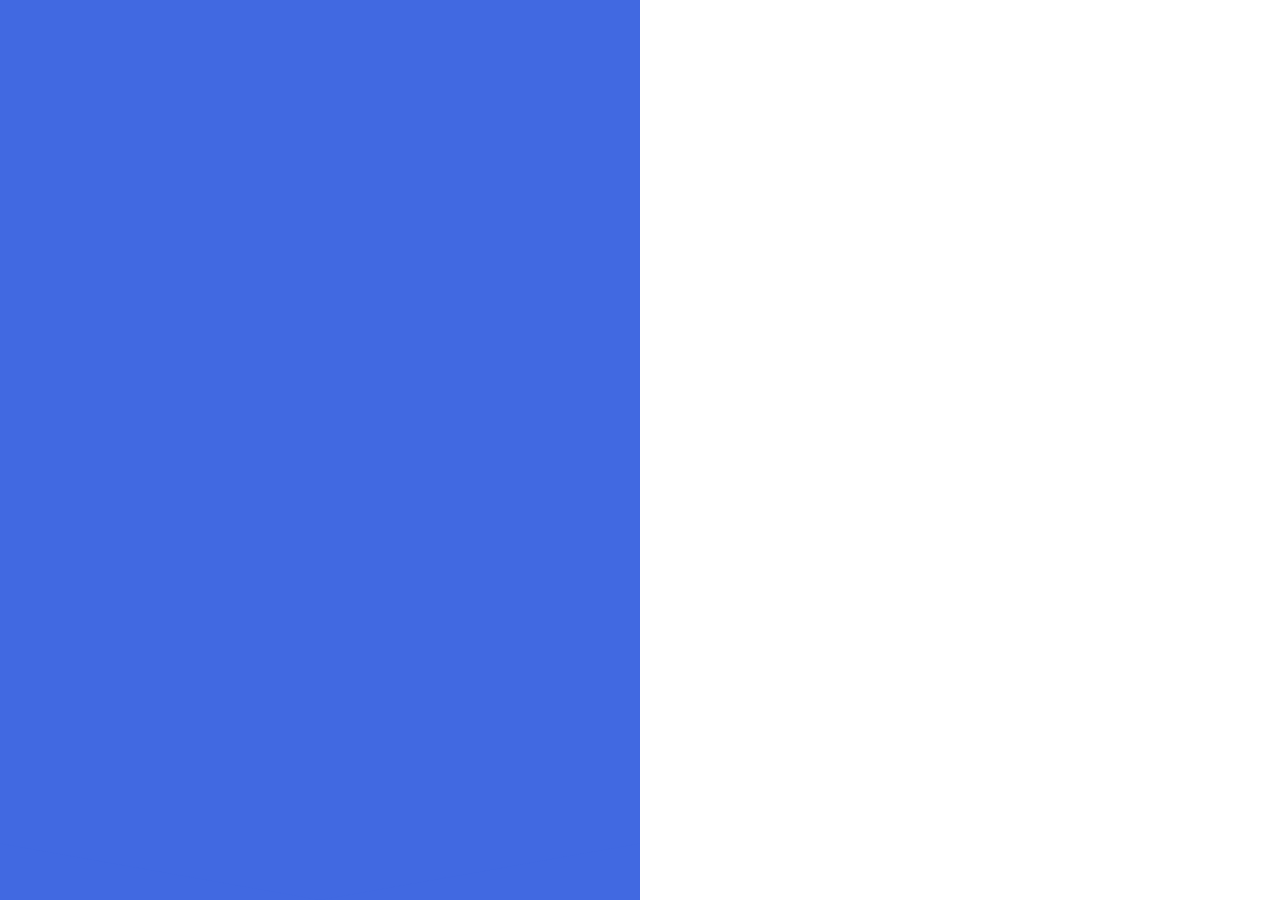
<file: h.html>
<!DOCTYPE html>
<html lang="en">
<head>
  <meta charset="UTF-8">
  <meta name="viewport" content="width=device-width, initial-scale=1.0">
  <title>Curtain Opening Effect</title>
 <style>
  
  body, html {
  margin: 0;
  padding: 0;
  height: 100%;
}

.curtain-container {
  position: relative;
  width: 100%;
  height: 100%;
  overflow: hidden;
}

.curtain {
  position: absolute;
  top: 0;
  left: 0;
  width: 50%;
  height: 100%;
  background-color: royalblue; /* Royal blue color */
  animation: open-curtain 3s ease forwards; /* Animation to open the curtain */
}

.curtain::before,
.curtain::after {
  content: '';
  position: absolute;
  width: 50%;
  height: 100%;
  background-color: royalblue; /* Royal blue color */
}

.curtain::before {
  left: 0;
  transform-origin: top right;
  transform: skewY(10deg);
}

.curtain::after {
  right: 0;
  transform-origin: top left;
  transform: skewY(-10deg);
}

.content {
  position: absolute;
  top: 50%;
  left: 50%;
  transform: translate(-50%, -50%);
  z-index: 1;
  text-align: center;
  opacity: 0; /* Initially hide the content */
  animation: fade-in 3s ease forwards 3s; /* Fade in after 3 seconds */
}

@keyframes open-curtain {
  0% {
    transform: translateX(-50%);
  }
  100% {
    transform: translateX(-100%);
  }
}

@keyframes fade-in {
  0% {
    opacity: 0;
  }
  100% {
    opacity: 1;
  }
}


 </style>
</head>
<body>
  <div class="curtain-container">
    <div class="curtain"></div>
    <div class="content">
      <!-- Your content goes here -->
      <h1>Welcome to Our Presentation</h1>
      <p>This is where we present something...</p>
    </div>
  </div>
</body>
</html>
</file>
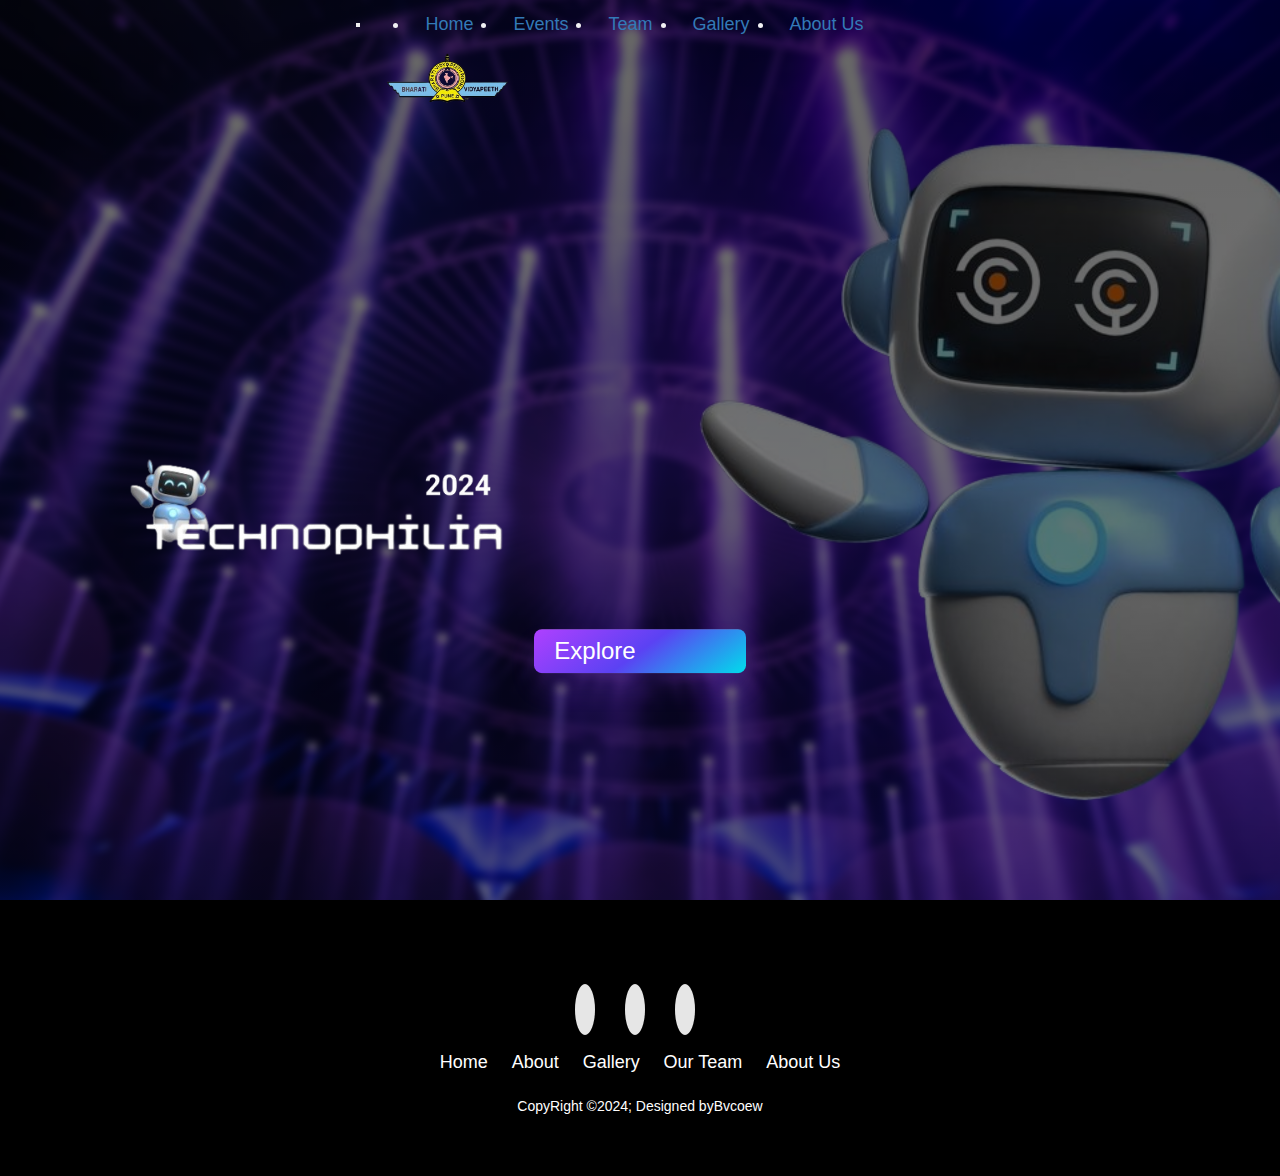
<file: index1.html>
<!DOCTYPE html>
<html lang="en">
<head>
  <meta charset="UTF-8">
  <meta http-equiv="X-UA-Compatible" content="IE=edge">
  <meta name="viewport" content="width=device-width, initial-scale=1.0">
  <link rel="stylesheet" href="homepage.css">
  <link rel="stylesheet" href="https://cdn.jsdelivr.net/npm/bootstrap@3.3.7/dist/css/bootstrap.min.css" integrity="sha384-BVYiiSIFeK1dGmJRAkycuHAHRg32OmUcww7on3RYdg4Va+PmSTsz/K68vbdEjh4u" crossorigin="anonymous">
  <script src="https://cdn.jsdelivr.net/npm/bootstrap@3.3.7/dist/js/bootstrap.min.js" integrity="sha384-Tc5IQib027qvyjSMfHjOMaLkfuWVxZxUPnCJA7l2mCWNIpG9mGCD8wGNIcPD7Txa" crossorigin="anonymous"></script>

  <link href="https://cdn.jsdelivr.net/npm/bootstrap@5.0.2/dist/css/bootstrap.min.css" rel="stylesheet" integrity="sha384-EVSTQN3/azprG1Anm3QDgpJLIm9Nao0Yz1ztcQTwFspd3yD65VohhpuuCOmLASjC" crossorigin="anonymous">
<script src="index1.js"></script>
<link rel="stylesheet" href="https://cdnjs.cloudflare.com/ajax/libs/font-awesome/6.5.1/css/all.min.css" integrity="sha512-DTOQO9RWCH3ppGqcWaEA1BIZOC6xxalwEsw9c2QQeAIftl+Vegovlnee1c9QX4TctnWMn13TZye+giMm8e2LwA==" crossorigin="anonymous" referrerpolicy="no-referrer" />
  <title>BVCOEW's Technophila The Tech Fest</title>
</head>
<body>
 <div class="banner">
    <!-- Navbar -->
    <nav class="navbar navbar-expand-lg navbar-dark ">
      <button class="navbar-toggler" type="button" data-toggle="collapse" data-target="#navbarNav"
          aria-controls="navbarNav" aria-expanded="false" aria-label="Toggle navigation">
          <span class="navbar-toggler-icon"></span>
      </button>
      <div class="collapse navbar-collapse" id="navbarNav">
          <div class="logo"><img id="logo" src="WhatsApp_Image_2024-03-26_at_13.48.32-removebg-preview.png"></div>
          <ul class="navbar-nav ml-auto">
              <li class="nav-item">
                  <a class="nav-link text-light text-decoration-none" href="index1.html">Home <span class="sr-only">(current)</span></a>
              </li>
              <li class="nav-item dropdown">
                  <a class="nav-link dropdown-toggle text-light text-decoration-none" href="#" id="navbarDropdown" role="button"
                      data-toggle="dropdown" aria-haspopup="true" aria-expanded="false">
                      Events
                  </a>
                  <div class="dropdown-menu"  id="drop-item"aria-labelledby="navbarDropdown">
                      <a class="dropdown-item  btn1 text-light"  href="technicalnew.html">Technical Events</a>
                      <a class="dropdown-item  btn1 text-light" href="nontechical.html">Non-Technical Events</a>
                  </div>
              </li>
              <li class="nav-item">
                  <a class="nav-link text-light text-decoration-none" href="team.html">Team</a>
              </li>
              <li class="nav-item">
                  <a class="nav-link text-light text-decoration-none" href="gallery/gallery.html">Gallery</a>
              </li>
              <li class="nav-item">
                  <a class="nav-link text-light text-decoration-none" href="about.html">About Us</a>
              </li>
          </ul>
      </div>
  </nav>
<!-- Content Section -->
<div class="content">
    <img id="title" src="Your_paragraph_text-removebg-preview2.png">
    <p id="headline"><span class=" thought"></span></p>
    <div>
        <button type="button" class="button-64  text-center" onclick="showButtons()"> Explore<span
                class='hidden-content  text-center'>>>></span></button>
        <button id="button1" class="btn1 hidden"><a href="technicalnew.html"
                class="text-decoration-none text-light">Technical Events</a></button>
        <button id="button2" class="btn1 hidden"><a href="nontechical.html"
                class="text-decoration-none text-light ">Non-Technical Events</a></button>
    </div>
</div>
</div>
<!-- Footer Section -->
<footer class="footer">
    <div class="footerContainer">
        <div class="socialIcons">
            <ul>
                <li><a href="https://www.facebook.com/share/qZeGZnvdHjzBUgAX/"><i
                            class="fa-brands fa-facebook"></i></a></li>
                <li><a href="https://www.instagram.com/bvcoew.pune/"><i class="fa-brands fa-instagram"></i></a>
                </li>
                <li><a href=""><i class="fa-brands fa-linkedin"></i></a></li>
            </ul>
        </div>
        <div class="Footernav">
            <ul>
                <li><a href="index1.html">Home</a></li>
                <li><a href="about.html">About</a></li>
                <li><a href="gallery.html">Gallery</a></li>
                <li><a href="team.html">Our Team</a></li>
                <li><a href="about.html">About Us</a></li>
                </ul>
            </div>
            <div class="footerBottom">
                <p>CopyRight &copy;2024; Designed by<span class="Designer">Bvcoew</span></p>
            </div>
        </div>
    </footer>
    <script>
        // Function to show buttons on click
        function showButtons() {
            document.querySelector('.button-64').style.display = 'none';
            document.getElementById('button1').classList.remove('hidden');
            document.getElementById('button2').classList.remove('hidden');
            document.getElementById('button1').classList.add('highlighted');
            document.getElementById('button2').classList.add('highlighted');
        }
        document.addEventListener('DOMContentLoaded', function () {
    var navbarToggle = document.querySelector('.navbar-toggler');
    var navbarCollapse = document.querySelector('.collapse');

    navbarToggle.addEventListener('click', function () {
        navbarCollapse.classList.toggle('show');
    });
});

    </script>
</body>

</html>
</file>
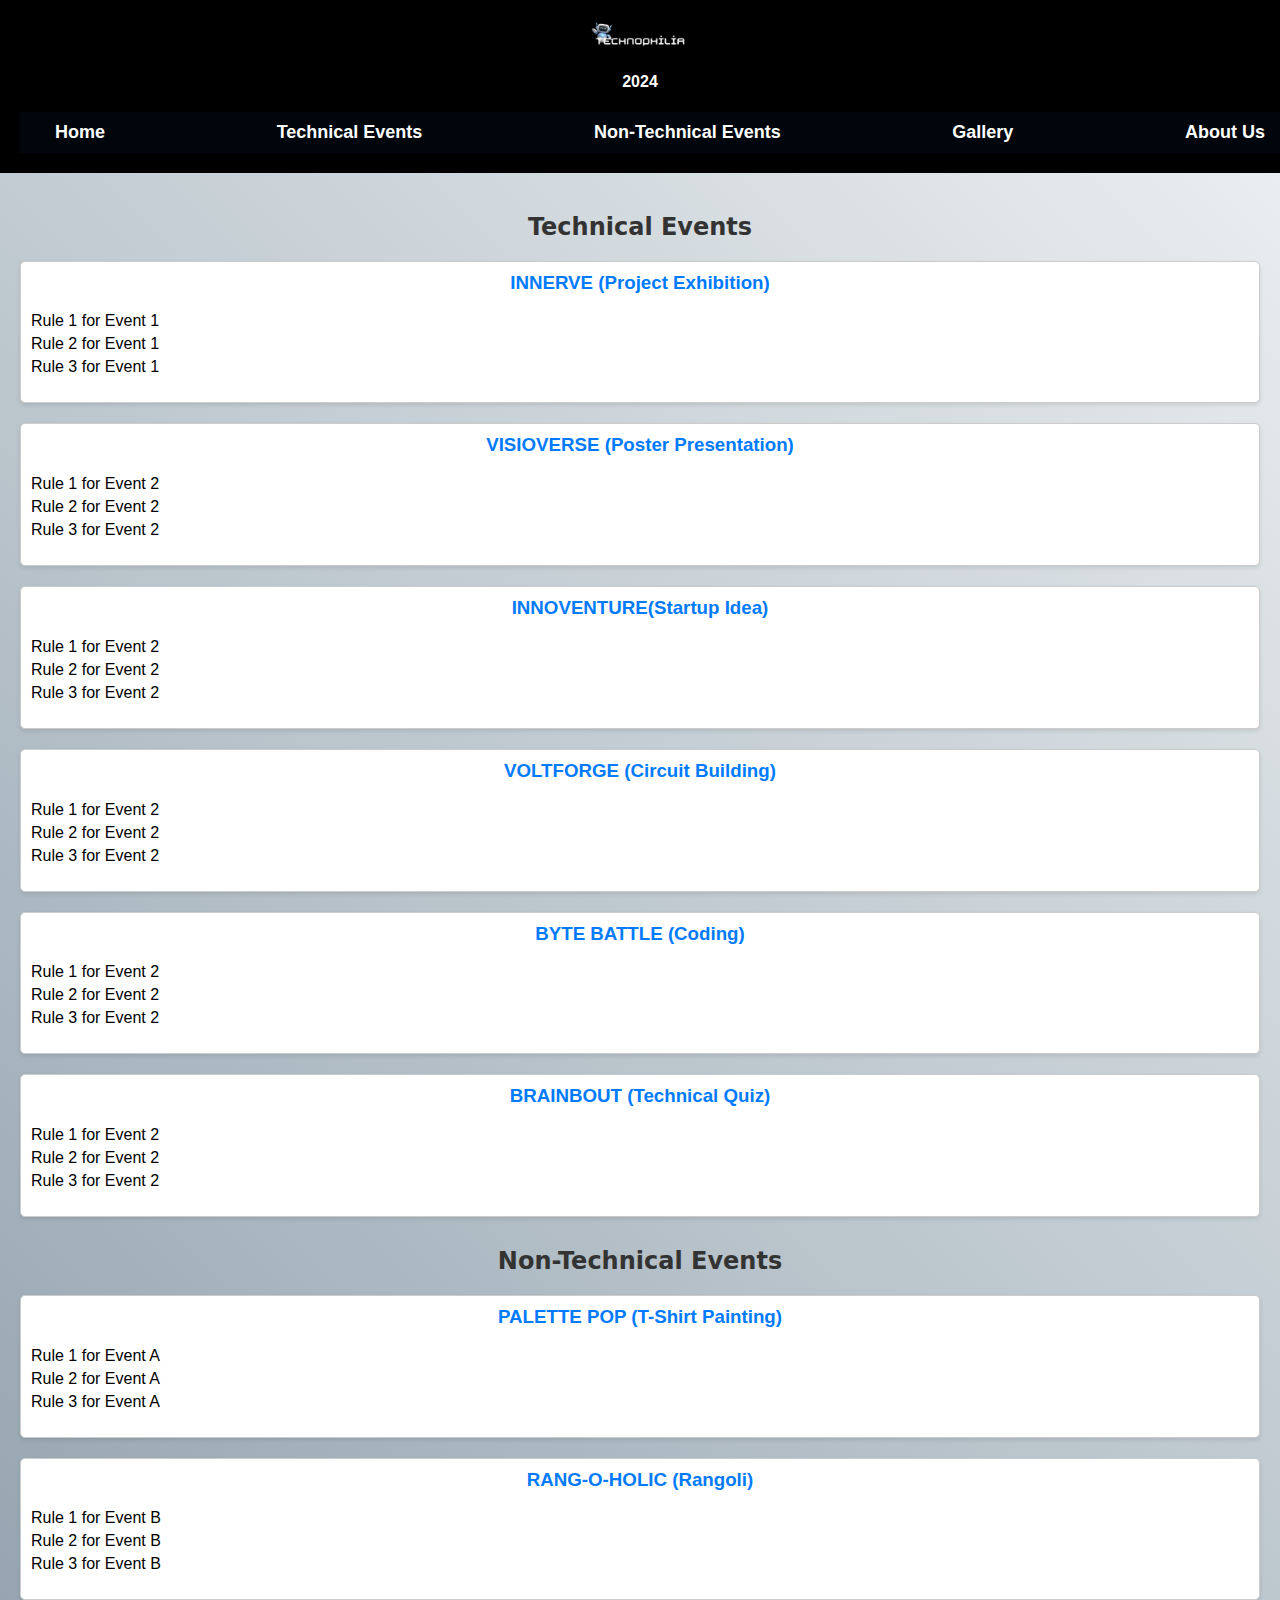
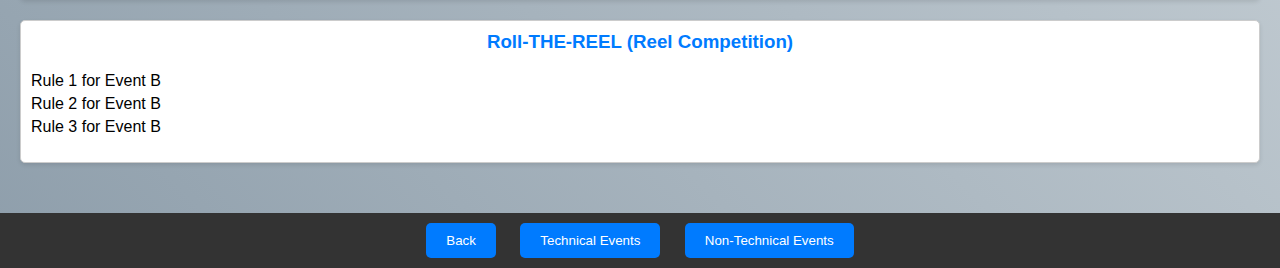
<file: rules.html>
<!DOCTYPE html>
<html lang="en">
<head>
    <meta charset="UTF-8">
    <meta name="viewport" content="width=device-width, initial-scale=1.0">
    <title>Technophilia 2024 - Event Rules</title>
    <link rel="stylesheet" href="rules.css">
</head>
<body>
    <header>
        <div class="logo-container">
            <img src="title.png" alt="Technophilia 2024 Logo">
            <h4>2024</h4>
        </div>
        <nav class="navbar">
             
        
            <a href="index1.html" class="nav-item">Home</a>
            <a href="technicalnew.html" class="nav-item">Technical Events</a>
            <a href="nontechical.html" class="nav-item">Non-Technical Events</a>
            <a href="gallery.html" class="nav-item">Gallery</a>
            <a href="about.html" class="nav-item">About Us</a>
          </nav>
        
        </header>

    <main>
       
        <section id="technical-events" class="event-section">
            <h2>Technical Events</h2>
            <div class="event">
                <h3>INNERVE (Project Exhibition)</h3>
                <ul>
                    <li>Rule 1 for Event 1</li>
                    <li>Rule 2 for Event 1</li>
                    <li>Rule 3 for Event 1</li>
                </ul>
            </div>
            <div class="event">
                <h3>VISIOVERSE (Poster Presentation)</h3>
                <ul>
                    <li>Rule 1 for Event 2</li>
                    <li>Rule 2 for Event 2</li>
                    <li>Rule 3 for Event 2</li>
                </ul>
            </div>
            <div class="event">
                <h3>INNOVENTURE(Startup Idea)</h3>
                <ul>
                    <li>Rule 1 for Event 2</li>
                    <li>Rule 2 for Event 2</li>
                    <li>Rule 3 for Event 2</li>
                </ul>
            </div>
            <div class="event">
                <h3>VOLTFORGE (Circuit Building)</h3>
                <ul>
                    <li>Rule 1 for Event 2</li>
                    <li>Rule 2 for Event 2</li>
                    <li>Rule 3 for Event 2</li>
                </ul>
            </div>
            <div class="event">
                <h3>BYTE BATTLE (Coding)</h3>
                <ul>
                    <li>Rule 1 for Event 2</li>
                    <li>Rule 2 for Event 2</li>
                    <li>Rule 3 for Event 2</li>
                </ul>
            </div>
            <div class="event">
                <h3>BRAINBOUT (Technical Quiz)</h3>
                <ul>
                    <li>Rule 1 for Event 2</li>
                    <li>Rule 2 for Event 2</li>
                    <li>Rule 3 for Event 2</li>
                </ul>
            </div>
            <!-- Add more technical events as needed -->
        </section>

        <section id="non-technical-events" class="event-section">
            <h2>Non-Technical Events</h2>
            <div class="event">
                <h3>PALETTE  POP (T-Shirt Painting)</h3>
                <ul>
                    <li>Rule 1 for Event A</li>
                    <li>Rule 2 for Event A</li>
                    <li>Rule 3 for Event A</li>
                </ul>
            </div>
            <div class="event">
                <h3>RANG-O-HOLIC (Rangoli)</h3>
                <ul>
                    <li>Rule 1 for Event B</li>
                    <li>Rule 2 for Event B</li>
                    <li>Rule 3 for Event B</li>
                </ul>
            </div>
            <div class="event">
                <h3>Roll-THE-REEL (Reel Competition)</h3>
                <ul>
                    <li>Rule 1 for Event B</li>
                    <li>Rule 2 for Event B</li>
                    <li>Rule 3 for Event B</li>
                </ul>
            </div>
            <!-- Add more non-technical events as needed -->
        </section>
    </main>

    <footer>
        <button onclick="location.href='index1.html'">Back</button>
        <button onclick="location.href='technicalnew.html'">Technical Events</button>
        <button onclick="location.href='nontechical.html'">Non-Technical Events</button>
    </footer>
</body>
</html>
</file>
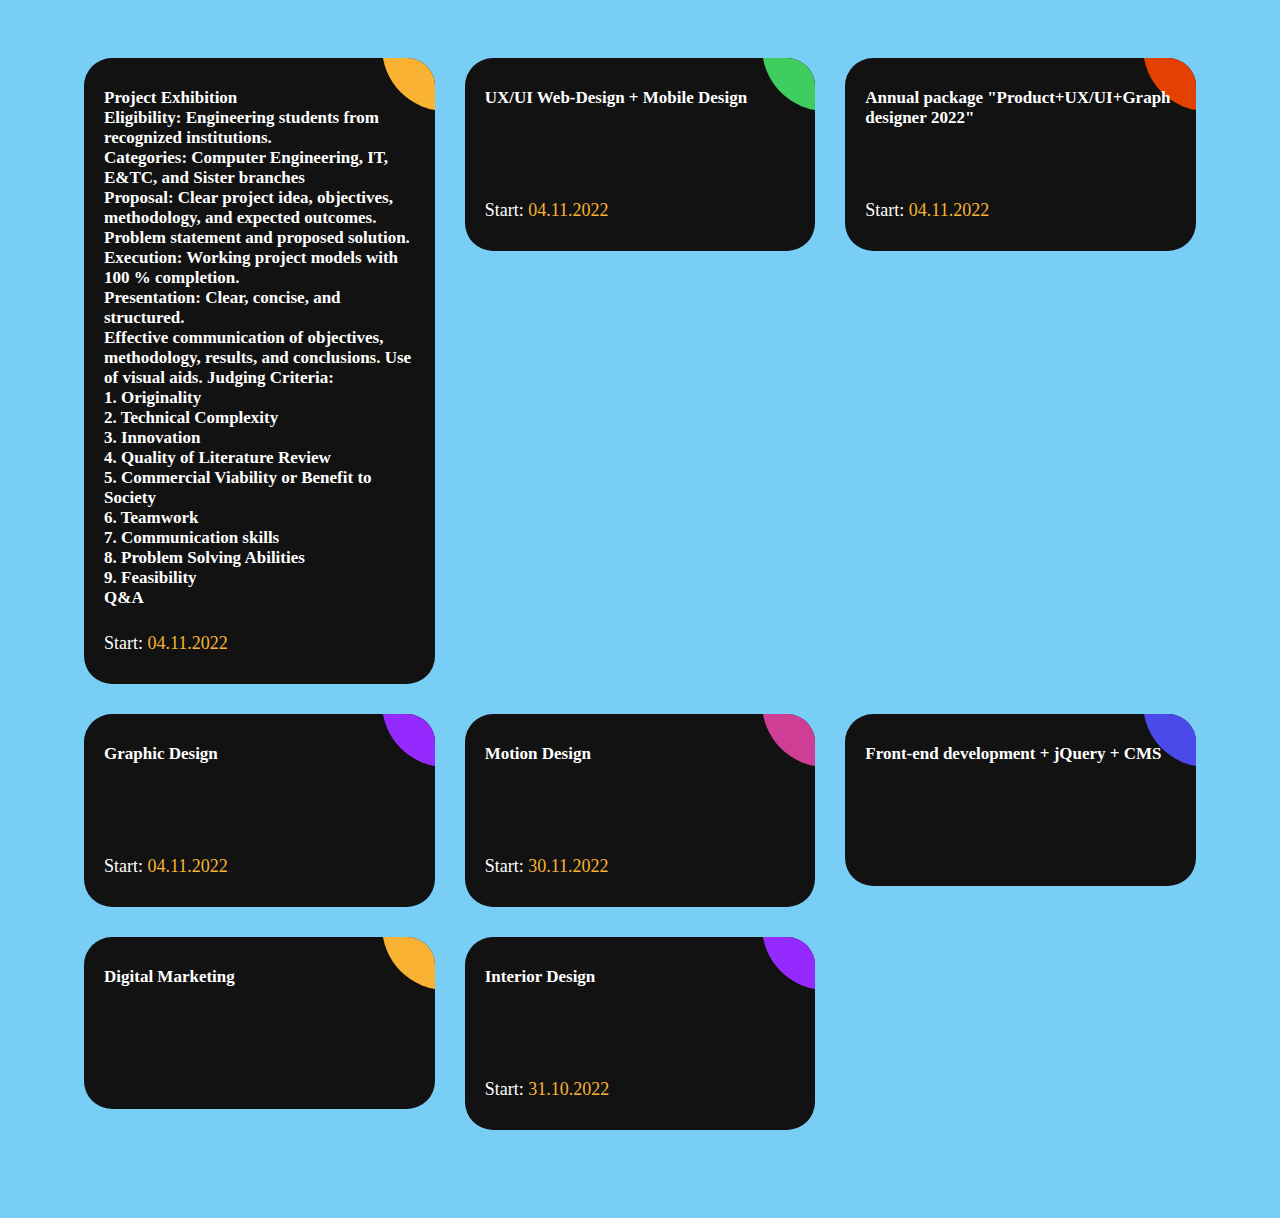
<file: rules1.html>
<!DOCTYPE html>
<html lang="en">
<head>
    <meta charset="UTF-8">
    <meta name="viewport" content="width=device-width, initial-scale=1.0">
    <title>Document</title>
    <link rel="stylesheet" href="rules1.css">

</head>
<body>
    <div class="ag-format-container">
        <div class="ag-courses_box">
          <div class="ag-courses_item">
            <a href="#" class="ag-courses-item_link">
              <div class="ag-courses-item_bg"></div>
      
              <div class="ag-courses-item_title">
               <b>  Project Exhibition</b>
               <div class="ag-courses-item_content">
                Eligibility:
                Engineering students from recognized institutions.<br>
                Categories:
                Computer Engineering, IT, E&TC, and Sister branches<br>
                Proposal:
                Clear project idea, objectives, methodology, and expected outcomes.
                Problem statement and proposed solution.
                Execution:
                Working project models with 100 % completion.<br>
                Presentation:
                Clear, concise, and structured.<br>
                Effective communication of objectives, methodology, results, and conclusions.
                Use of visual aids.
                Judging Criteria:<br>
                1.	Originality          <br>         
                2.	Technical Complexity <br>
                3.	Innovation           <br>
                4.	Quality of Literature Review <br>
                5.	Commercial Viability or Benefit to Society <br>
                6.	Teamwork <br>
                7.	Communication skills <br>
                8.	Problem Solving Abilities <br>
                9.	Feasibility<br>
                Q&A       
               </div>
                                                                                                                                                                                                                                                                                                                                                             

              </div>
      
              <div class="ag-courses-item_date-box">
                Start:
                <span class="ag-courses-item_date">
                  04.11.2022
                </span>
              </div>
            </a>
          </div>
      
          <div class="ag-courses_item">
            <a href="#" class="ag-courses-item_link">
              <div class="ag-courses-item_bg"></div>
      
              <div class="ag-courses-item_title">
                UX/UI Web-Design&#160;+ Mobile Design
              </div>
      
              <div class="ag-courses-item_date-box">
                Start:
                <span class="ag-courses-item_date">
                  04.11.2022
                </span>
              </div>
            </a>
          </div>
      
          <div class="ag-courses_item">
            <a href="#" class="ag-courses-item_link">
              <div class="ag-courses-item_bg"></div>
      
              <div class="ag-courses-item_title">
                Annual package "Product+UX/UI+Graph designer&#160;2022"
              </div>
      
              <div class="ag-courses-item_date-box">
                Start:
                <span class="ag-courses-item_date">
                  04.11.2022
                </span>
              </div>
            </a>
          </div>
      
          <div class="ag-courses_item">
            <a href="#" class="ag-courses-item_link">
              <div class="ag-courses-item_bg"></div>
      
              <div class="ag-courses-item_title">
                Graphic Design
              </div>
      
              <div class="ag-courses-item_date-box">
                Start:
                <span class="ag-courses-item_date">
                  04.11.2022
                </span>
              </div>
            </a>
          </div>
      
          <div class="ag-courses_item">
            <a href="#" class="ag-courses-item_link">
              <div class="ag-courses-item_bg"></div>
      
              <div class="ag-courses-item_title">
                Motion Design
              </div>
      
              <div class="ag-courses-item_date-box">
                Start:
                <span class="ag-courses-item_date">
                  30.11.2022
                </span>
              </div>
            </a>
          </div>
      
          <div class="ag-courses_item">
            <a href="#" class="ag-courses-item_link">
              <div class="ag-courses-item_bg"></div>
      
              <div class="ag-courses-item_title">
                Front-end development&#160;+ jQuery&#160;+ CMS
              </div>
            </a>
          </div>
      
          <div class="ag-courses_item">
            <a href="#" class="ag-courses-item_link">
              <div class="ag-courses-item_bg">
              </div>
              <div class="ag-courses-item_title">
                Digital Marketing
              </div>
            </a>
          </div>
      
          <div class="ag-courses_item">
            <a href="#" class="ag-courses-item_link">
              <div class="ag-courses-item_bg"></div>
      
              <div class="ag-courses-item_title">
                Interior Design
              </div>
      
              <div class="ag-courses-item_date-box">
                Start:
                <span class="ag-courses-item_date">
                  31.10.2022
                </span>
              </div>
            </a>
          </div>
      
        </div>
      </div>
</body>
</html>
</file>
<file: homepage.css>
/* CSS */
* {
  margin: 0;
  padding: 0;
  box-sizing: border-box;
  font-family: 'Poppins', sans-serif;
}

/* Navbar styles */
.navbar {
  background-color: transparent;
  display: flex;
  justify-content: center; /* Center the navbar contents */
  align-items: center; /* Vertically center the navbar contents */
}

.logo img {
  height: 70px;
  width: 400px;
}

.navbar-collapse {
  display: none !important;
}

.logo {
  margin: 20px auto;
  text-align: center;
  position: absolute;
  top: 10px; /* Adjust as needed */
}

.nav-item {
  color: #f1f1f3;
  font-size: 18px;
  text-align: left; /* Center align navbar items */
}

.nav-link {
  padding: 10px 15px; /* Add padding to navbar links */
}

.nav-link:hover {
  background-color: #5c0af3;
  border-radius: 5px;
}

.nav-item .dropdown-menu {
  background-color: transparent;
  display: none;
}

.dropdown:hover .dropdown-menu {
  display: block;
}

/* Adjustments for collapsible sidebar */
.navbar-nav {
  flex-direction: column;
  padding-left: 0;
}

.navbar-toggler {
  order: -1;
}

/* Media query for laptops and desktops */
@media (min-width: 992px) {
  .navbar-nav {
    flex-direction: row;
  }

  .navbar-nav {
    padding-right: 20px;
    padding-left: 35px;
  }

  .nav-item {
    padding-right: 10px;
  }

  .logo img {
    height: 100px;
    width: 150px;
  }

  .navbar-nav.ml-auto {
    margin-left: auto;
  }
}







/* Media query for laptops and desktops */



/* Banner styles */
.banner {
  width: 100%;
  height: 100vh;
  background-image: linear-gradient(rgba(0, 0, 0, 0.6), rgba(0, 0, 0, 0.5)), url("GGuIDktWIAA0N39-removebg.png");
  background-position: center;
  background-size: cover;
  position: relative;
}

.content {
  width: 100%;
  position: absolute;
  color: white;
  top: 50%;
  transform: translateY(-50%);
  text-align: center;
  margin-top: 80px;
}

.content h1 {
  margin-top: 80px;
  font-size: 90px;
  font-weight: 800;
}

.content h2 {
  margin-top: 80px;
  font-size: 60px;
  font-weight: 700;
}

#title {
  text-align: center;
  justify-content: center;
  margin-left: 0%;
  margin-right: 50%;
  background-color: none;
  width: 400px;
  margin-top: 60px;
}

#headline {
  font-size: 18px;
  font-family: Verdana, Geneva, Tahoma, sans-serif;
  font-style: italic;
  font-weight: 100;
  margin-top: 60px;
  margin-right: 250px;
  margin-left: 200px;
}

.button-64 {
  align-items: center;
  background-image: linear-gradient(144deg,#AF40FF, #5B42F3 50%,#00DDEB);
  border: 0;
  border-radius: 8px;
  box-shadow: rgba(151, 65, 252, 0.2) 0 15px 30px -5px;
  box-sizing: border-box;
  color: #FFFFFF;
  display: inline-block;
  font-family: Phantomsans, sans-serif;
  font-size: 20px;
  justify-content: center;
  line-height: 1em;
  size: 70px;
  padding: 10px 20px;
  text-decoration: none;
  user-select: none;
  -webkit-user-select: none;
  touch-action: manipulation;
  white-space: nowrap;
  cursor: pointer;
  transition: all 0.3s ease;
  margin-left:0px;
}

.button-64:hover {
  outline: 0;
  transform: scale(1.1);
}

.button-64 span {
  padding: 16px 24px;
  border-radius: 6px;
  width: 100%;
  height: 100%;
  transition: 300ms;
}

.hidden-content {
  visibility: hidden;
}

.button-64:hover .hidden-content {
  visibility: visible;
}
/* Footer styles */
.footer {
  background-color: black;
  color: white;
  padding: 20px 0;
}

.footerContainer {
  display: flex;
  flex-direction: column;
  align-items: center;
}

.socialIcons {
  margin-bottom: 20px;
}

.socialIcons ul {
  list-style: none;
  padding: 0;
  margin: 0;
}

.socialIcons ul li {
  display: inline-block;
  margin-right: 10px;
}

.socialIcons a {
  color: white;
  font-size: 24px;
  text-decoration: none;
}

.socialIcons a:hover {
  color: #007bff;
}

.Footernav ul {
  list-style: none;
  padding: 0;
  margin: 0;
}

.Footernav ul li {
  display: inline-block;
  margin-right: 20px;
}

.Footernav ul li a {
  color: white;
  text-decoration: none;
  font-size: 18px;
}
.Footernav ul li a:hover{
  color:yellow;
}
.Footernav ul li:last-child {
  margin-right: 0;
}

.footerBottom {
  background-color: black;
  padding: 20px 0;
  text-align: center;
}

.footerBottom p {
  margin: 0;
}

.designer {
  opacity: 0.7;
  text-transform: uppercase;
  letter-spacing: 1px;
  font-weight: 400;
}

/* Media query for smaller screens */
@media screen and (max-width: 768px) {
  .footerContainer {
    padding: 0 20px;
  }

  .socialIcons {
    margin-bottom: 15px;
  }

  .Footernav ul li {
    margin-right: 10px;
  }

  .designer {
    margin-top: 10px;
  }
}

@media (min-width: 768px) {
  .button-64 {
      font-size: 24px;
      min-width: 196px;
  }
}

.btn1.hidden {
  display: none;
}

.btn1 {
  padding: 10px 20px;
  font-size: 16px;
  background-color: #007bff;
  color: white;
  border: none;
  cursor: pointer;
  transition: all 0.3s ease;
  display: inline-block;
  margin: 10px;
  border-radius: 25px;
  box-shadow: #00DDEB 0 0 10px;
}

.button-64:active,
.button-64:focus {
  visibility: hidden;
}

.footer {
  background-color: black;
  color: white;
}

.footerContainer {
  width: 100%;
  padding: 70px 30px 20px; 
}

.socialIcons ul {
  display: flex;
  justify-content: center;
  list-style-type: none; 
}

.socialIcons a {
  text-decoration: none;
  padding: 10px;
  background-color: white;
  margin: 10px;
  border-radius: 50%;
  font-size: 2em;
  color: black;
  opacity: 0.9;
}

.socialIcons a:hover {
  background-color: black;
  transition: 0.5s;
}

.socialIcons a:hover i {
  color: white;
  transition: 0.5s;
}

.fa-facebook {
  color: blue; /* Change Facebook icon color to blue */
}

.footerBottom {
  background-color: black;
  padding: 20px;
  text-align: center;
}

.footerBottom p {
  color: white;
}

.designer {
  opacity: 0.7;
  text-transform: uppercase;
  letter-spacing: 1px;
  font-weight: 400;
}
</file>
<file: rules.css>
/* General Styles */
.navbar {
    background-color: #01060c; /* Dark background color */
    padding: 10px 20px; /* Adjust padding as needed */
    box-shadow: 0 2px 4px rgba(0, 0, 0, 0.1); /* Add subtle shadow */
    position: relative; /* Fixed position to stick to the top */
    width: 100%;
    z-index: 999; /* Ensure it's above other elements */
    display: flex; /* Use flexbox for layout */
    justify-content: space-between; /* Align items */
    align-items: center; /* Center items vertically */
  }

  /* Navbar links */
  .navbar a {
    color: white;
    text-decoration: none;
    font-size: 18px;
    font-weight: bold;
    margin: 0 15px; /* Adjust spacing between links */
    transition: color 0.3s; /* Add transition for color change */
  }

  /* Hover effect for navbar links */
  .navbar a:hover {
    color: #ffa500; /* Change color on hover */
  }

  /* Logo styles */
  .logo {
    color: white;
    font-size: 24px;
    font-weight: bold;
    margin-right: auto; /* Push logo to the left */
    text-transform: uppercase; /* Convert text to uppercase */
    letter-spacing: 2px; /* Add letter spacing for a stylish look */
    font-family: 'Arial', sans-serif; /* Use a fallback font */
  }

  /* Add some font effects */
  @import url('https://fonts.googleapis.com/css2?family=Roboto:wght@400;700&display=swap');
  body {
    font-family: 'Roboto', sans-serif;
  }

body {
    font-family: Arial, sans-serif;
    margin: 0;
    padding: 0;
    background: linear-gradient(45deg, #8e9eab, #eef2f3); /* Background gradient */
}

header {
    background-color: #000000;
    color: white;
    padding: 20px;
    text-align: center;
}

.logo-container img {
    width: 100px; /* Adjust size as needed */
    height: auto;
}

.logo-container h1 {
    margin: 10px 0 0;
    font-size: 24px;
}

main {
    padding: 20px;
}

h2 {
    color: #333;
    text-align: center;
    font-family: system-ui, -apple-system, BlinkMacSystemFont, 'Segoe UI', Roboto, Oxygen, Ubuntu, Cantarell, 'Open Sans', 'Helvetica Neue', sans-serif;
}

.event-section {
    margin-bottom: 30px;
}

.event {
    margin-bottom: 20px;
    border: 1px solid #ccc;
    border-radius: 5px;
    padding: 10px;
    background-color: #fff;
    box-shadow: 0 2px 4px rgba(0, 0, 0, 0.1);
    transition: transform 0.3s, box-shadow 0.3s; /* Add transition effect */
}

.event:hover {
    transform: scale(1.05); /* Zoom out effect on hover */
    box-shadow: 0 4px 8px rgba(0, 0, 0, 0.2); /* Add shadow on hover */
}

.event h3 {
    color: #007bff;
    margin-top: 0;
    text-align: center;
    
}

ul {
    list-style-type: none;
    padding: 0;
}

li {
    margin-bottom: 5px;
}

footer {
    background-color: #333;
    color: white;
    padding: 10px 20px;
    text-align: center;
}

button {
    padding: 10px 20px;
    margin: 0 10px;
    background-color: #007bff;
    color: white;
    border: none;
    border-radius: 5px;
    cursor: pointer;
    transition: background-color 0.3s;
}

button:hover {
    background-color: #0056b3;
}

/* Responsive Styles */
@media screen and (max-width: 768px) {
    .logo-container img {
        width: 80px; /* Adjust size as needed */
    }

    .logo-container h1 {
        font-size: 20px;
    }
}
</file>
<file: rules1.css>
.ag-format-container {
    width: 1142px;
    margin: 0 auto;
  }
  
  
  body {
    background-color: #79cef5;
  }
  .ag-courses_box {
    display: -webkit-box;
    display: -ms-flexbox;
    display: flex;
    -webkit-box-align: start;
    -ms-flex-align: start;
    align-items: flex-start;
    -ms-flex-wrap: wrap;
    flex-wrap: wrap;
  
    padding: 50px 0;
  }
  .ag-courses_item {
    -ms-flex-preferred-size: calc(33.33333% - 30px);
    flex-basis: calc(33.33333% - 30px);
  
    margin: 0 15px 30px;
  
    overflow: hidden;
  
    border-radius: 28px;
  }
  .ag-courses-item_link {
    display: block;
    padding: 30px 20px;
    background-color: #121212;
  text-decoration: none;
    overflow: hidden;
  
    position: relative;
  }
  .ag-courses-item_link:hover,
  .ag-courses-item_link:hover .ag-courses-item_date {
    text-decoration: none;
    color: #FFF;
  }
  .ag-courses-item_link:hover .ag-courses-item_bg {
    -webkit-transform: scale(10);
    -ms-transform: scale(10);
    transform: scale(10);
  }
  .ag-courses-item_title {
    min-height: 87px;
    margin: 0 0 25px;
  
    overflow: hidden;
  text-decoration: none;
    font-weight: bold;
    font-size: 17px;
    color: #FFF;
  
    z-index: 2;
    position: relative;
  }
  .ag-courses-item_date-box {
    font-size: 18px;
    color: #FFF;
  
    z-index: 2;
    position: relative;
  }
  .ag-courses-item_date {
   
    color: #f9b234;
  
    -webkit-transition: color .5s ease;
    -o-transition: color .5s ease;
    transition: color .5s ease
  }
  .ag-courses-item_bg {
    height: 128px;
    width: 128px;
    background-color: #f9b234;
  
    z-index: 1;
    position: absolute;
    top: -75px;
    right: -75px;
  
    border-radius: 50%;
  
    -webkit-transition: all .5s ease;
    -o-transition: all .5s ease;
    transition: all .5s ease;
  }
  .ag-courses_item:nth-child(2n) .ag-courses-item_bg {
    background-color: #3ecd5e;
  }
  .ag-courses_item:nth-child(3n) .ag-courses-item_bg {
    background-color: #e44002;
  }
  .ag-courses_item:nth-child(4n) .ag-courses-item_bg {
    background-color: #952aff;
  }
  .ag-courses_item:nth-child(5n) .ag-courses-item_bg {
    background-color: #cd3e94;
  }
  .ag-courses_item:nth-child(6n) .ag-courses-item_bg {
    background-color: #4c49ea;
  }
  
  
  
  @media only screen and (max-width: 979px) {
    .ag-courses_item {
      -ms-flex-preferred-size: calc(50% - 30px);
      flex-basis: calc(50% - 30px);
    }
    .ag-courses-item_title {
      font-size: 12px;
    }
  }
  
  @media only screen and (max-width: 767px) {
    .ag-format-container {
      width: 96%;
    }
  
  }
  @media only screen and (max-width: 639px) {
    .ag-courses_item {
      -ms-flex-preferred-size: 100%;
      flex-basis: 100%;
    }
    .ag-courses-item_title {
      min-height: 72px;
      line-height: 1;
      
      
    }
    .ag-courses-item_link {
      padding: 22px 40px;
    }
    .ag-courses-item_date-box {
      font-size: 16px;
    }
    .ag-courses-item_content{
        font-size:18px;
    }
  }
</file>
